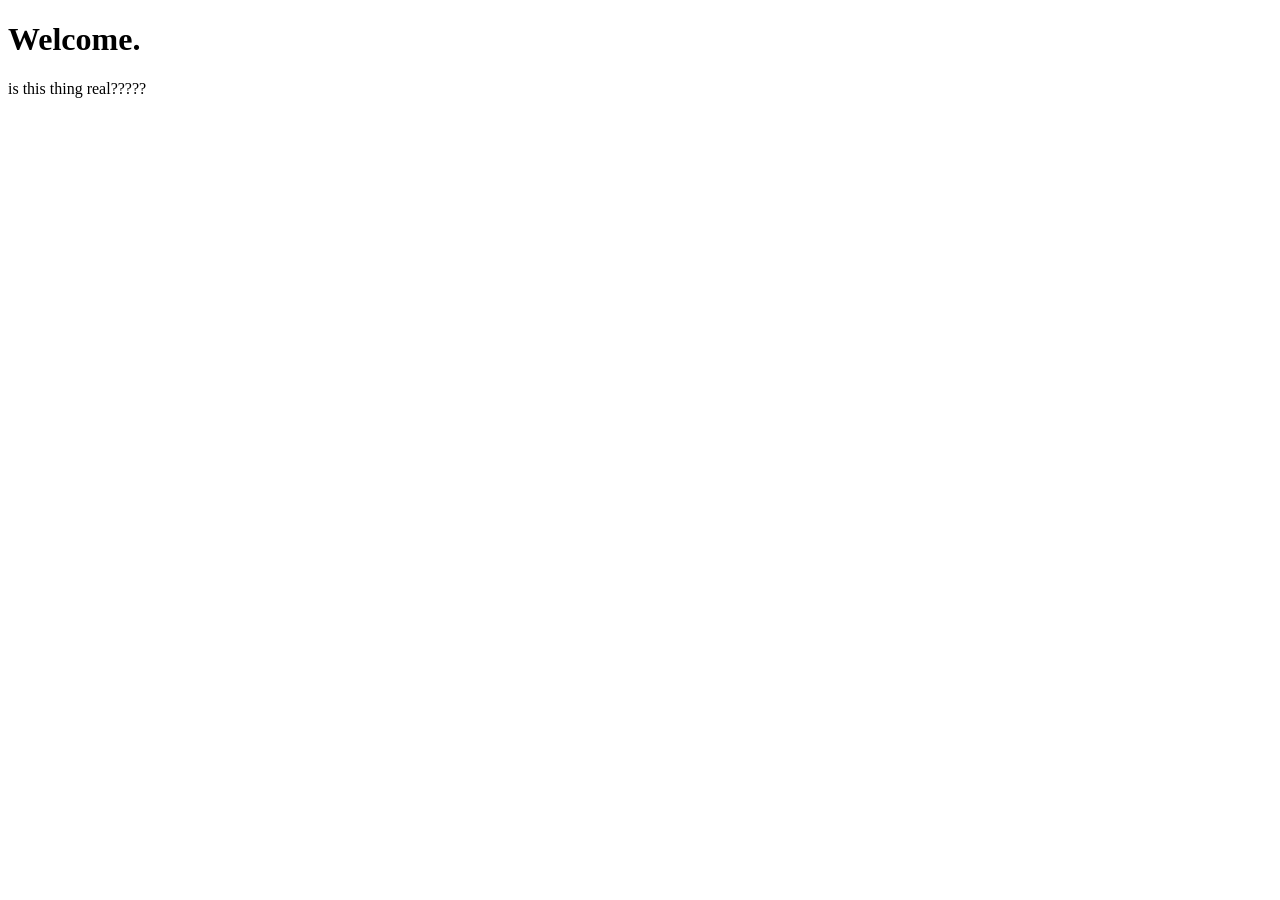
<file: index.html>
<!DOCTYPE html>
<html lang="en">
  <head>
    <meta charset="UTF-8" />
    <meta name="viewport" content="width=device-width, initial-scale=1.0" />
    <title>First webpage</title>
  </head>
  <body>
    <h1>Welcome.</h1>
    <p>is this thing real?????</p>
  </body>
</html>
</file>
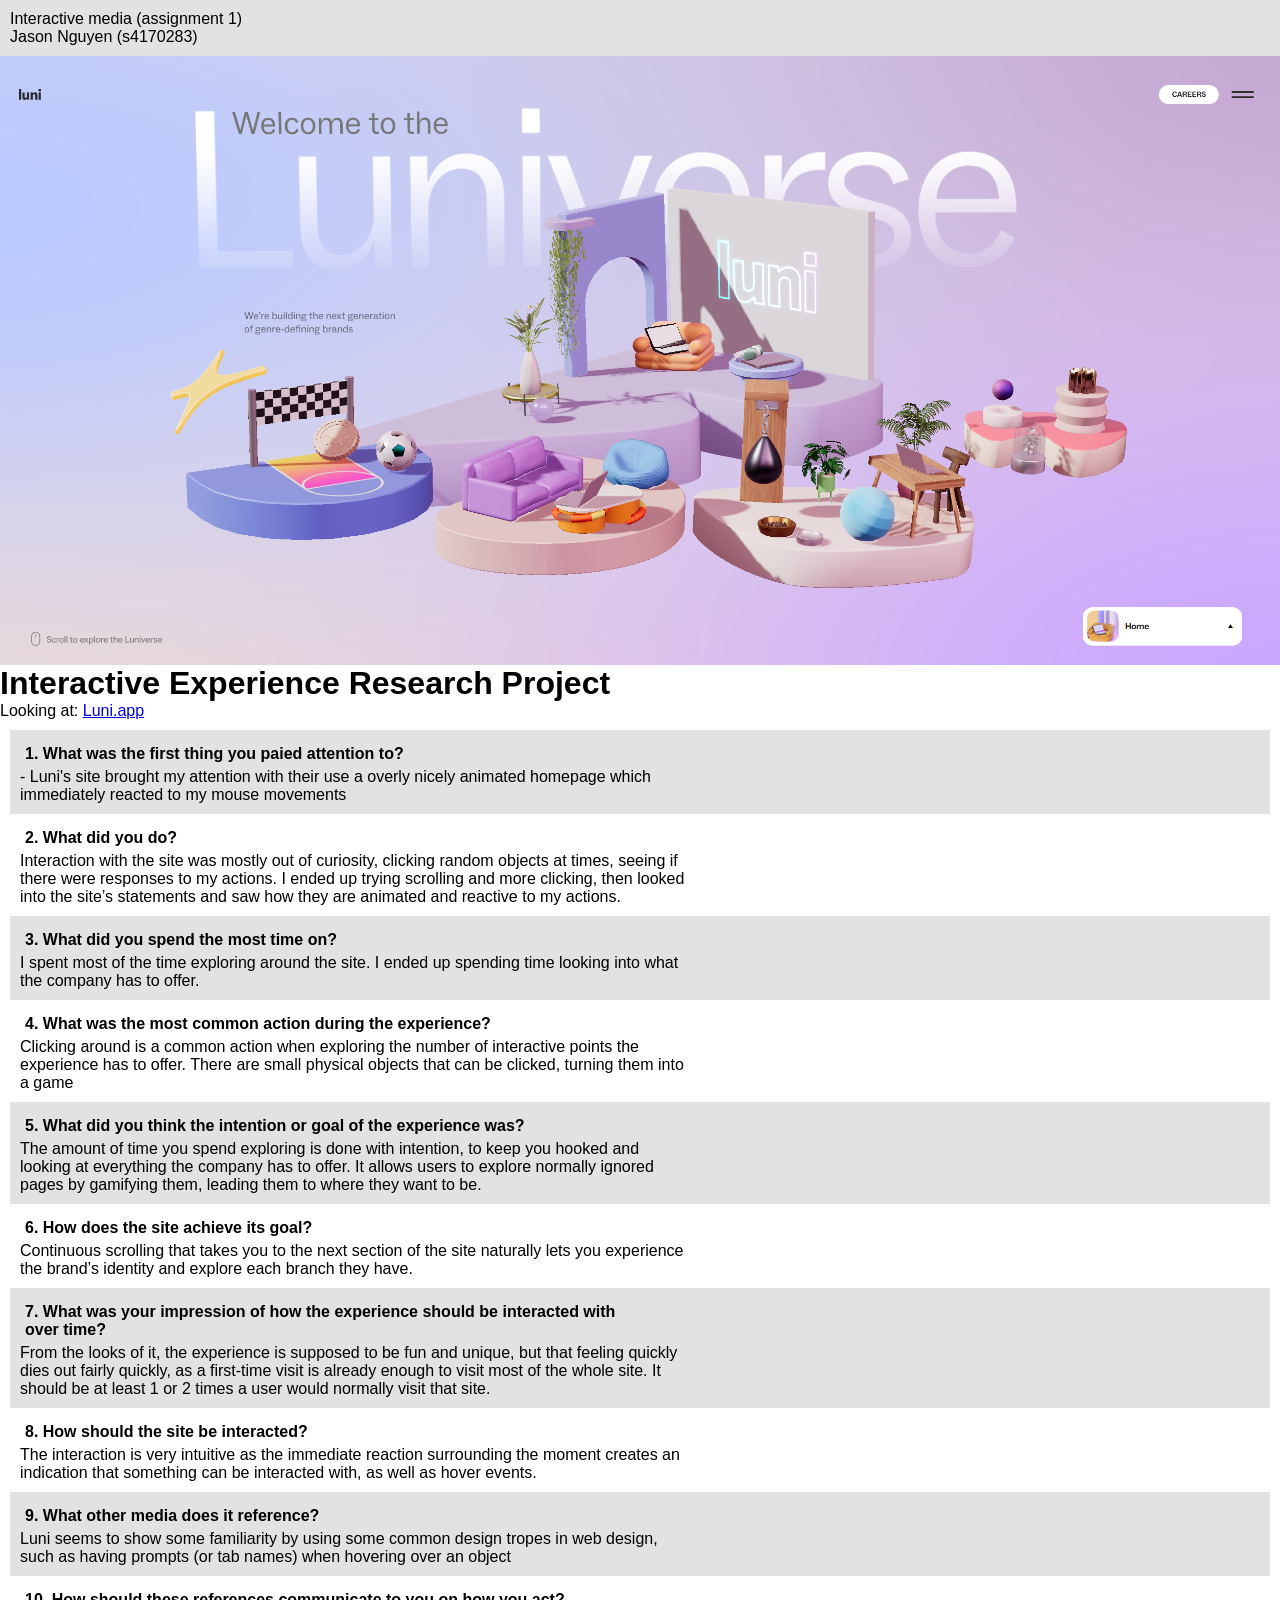
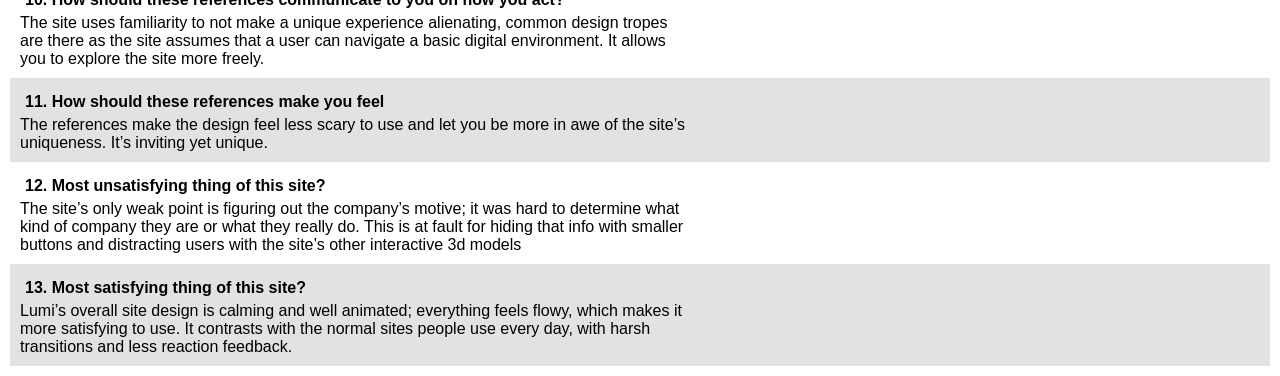
<file: assignment1/index.html>
<!doctype html>
<html lang="en">
  <head>
    <meta charset="UTF-8" />
    <meta name="viewport" content="width=device-width, initial-scale=1.0" />
    <title>Assignment 1</title>
    <link rel="stylesheet" href="reset.css" />
    <link rel="stylesheet" href="style.css" />
  </head>
  <body>
    <div class="topbar">
      <h1>Interactive media (assignment 1)</h1>
      <h2>Jason Nguyen (s4170283)</h2>
    </div>
    <!--I wanted to make a top bar where i put my details in-->
    <img src="HomePage.png" alt="" />
    <!--a basic image to better get my ideas across-->
    <h1 class="title">Interactive Experience Research Project</h1>
    <h2>Looking at: <a href="https://Luni.app">Luni.app</a></h2>
    <!-- a big title -->
    <div class="questions">
      <!-- putting everything in a div to hopefully seprate everything-->
      <div class="altquestion">
        <p class="question">
          1. What was the first thing you paied attention to?
        </p>
        <p>
          - Luni's site brought my attention with their use a overly nicely
          animated homepage which immediately reacted to my mouse movements
        </p>
      </div>
      <div>
        <p class="question">2. What did you do?</p>
        <p>
          Interaction with the site was mostly out of curiosity, clicking random
          objects at times, seeing if there were responses to my actions. I
          ended up trying scrolling and more clicking, then looked into the
          site’s statements and saw how they are animated and reactive to my
          actions.
        </p>
      </div>
      <div class="altquestion">
        <!--I wanted every other question to be a alternate colour to help with reading so im using the altquestion tag so i can target each other one-->
        <p class="question">3. What did you spend the most time on?</p>
        <p>
          I spent most of the time exploring around the site. I ended up
          spending time looking into what the company has to offer.
        </p>
      </div>
      <div>
        <p class="question">
          4. What was the most common action during the experience?
        </p>
        <p>
          Clicking around is a common action when exploring the number of
          interactive points the experience has to offer. There are small
          physical objects that can be clicked, turning them into a game
        </p>
      </div>
      <div class="altquestion">
        <p class="question">
          5. What did you think the intention or goal of the experience was?
        </p>
        <p>
          The amount of time you spend exploring is done with intention, to keep
          you hooked and looking at everything the company has to offer. It
          allows users to explore normally ignored pages by gamifying them,
          leading them to where they want to be.
        </p>
      </div>
      <div>
        <p class="question">6. How does the site achieve its goal?</p>
        <p>
          Continuous scrolling that takes you to the next section of the site
          naturally lets you experience the brand’s identity and explore each
          branch they have.
        </p>
      </div>
      <div class="altquestion">
        <p class="question">
          7. What was your impression of how the experience should be interacted
          with over time?
        </p>
        <p>
          From the looks of it, the experience is supposed to be fun and unique,
          but that feeling quickly dies out fairly quickly, as a first-time
          visit is already enough to visit most of the whole site. It should be
          at least 1 or 2 times a user would normally visit that site.
        </p>
      </div>
      <div>
        <p class="question">8. How should the site be interacted?</p>
        <p>
          The interaction is very intuitive as the immediate reaction
          surrounding the moment creates an indication that something can be
          interacted with, as well as hover events.
        </p>
      </div>
      <div class="altquestion">
        <p class="question">9. What other media does it reference?</p>
        <p>
          Luni seems to show some familiarity by using some common design tropes
          in web design, such as having prompts (or tab names) when hovering
          over an object
        </p>
      </div>
      <div>
        <p class="question">
          10. How should these references communicate to you on how you act?
        </p>
        <p>
          The site uses familiarity to not make a unique experience alienating,
          common design tropes are there as the site assumes that a user can
          navigate a basic digital environment. It allows you to explore the
          site more freely.
        </p>
      </div>
      <div class="altquestion">
        <p class="question">11. How should these references make you feel</p>
        <p>
          The references make the design feel less scary to use and let you be
          more in awe of the site’s uniqueness. It’s inviting yet unique.
        </p>
      </div>
      <div>
        <p class="question">12. Most unsatisfying thing of this site?</p>
        <p>
          The site’s only weak point is figuring out the company’s motive; it
          was hard to determine what kind of company they are or what they
          really do. This is at fault for hiding that info with smaller buttons
          and distracting users with the site’s other interactive 3d models
        </p>
      </div>
      <div class="altquestion">
        <p class="question">13. Most satisfying thing of this site?</p>
        <p>
          Lumi’s overall site design is calming and well animated; everything
          feels flowy, which makes it more satisfying to use. It contrasts with
          the normal sites people use every day, with harsh transitions and less
          reaction feedback.
        </p>
      </div>
    </div>
    <!--everything is in a div which eded up making the page look a bit better, and also some flexiablity if i want to change anything-->
  </body>
</html>
</file>
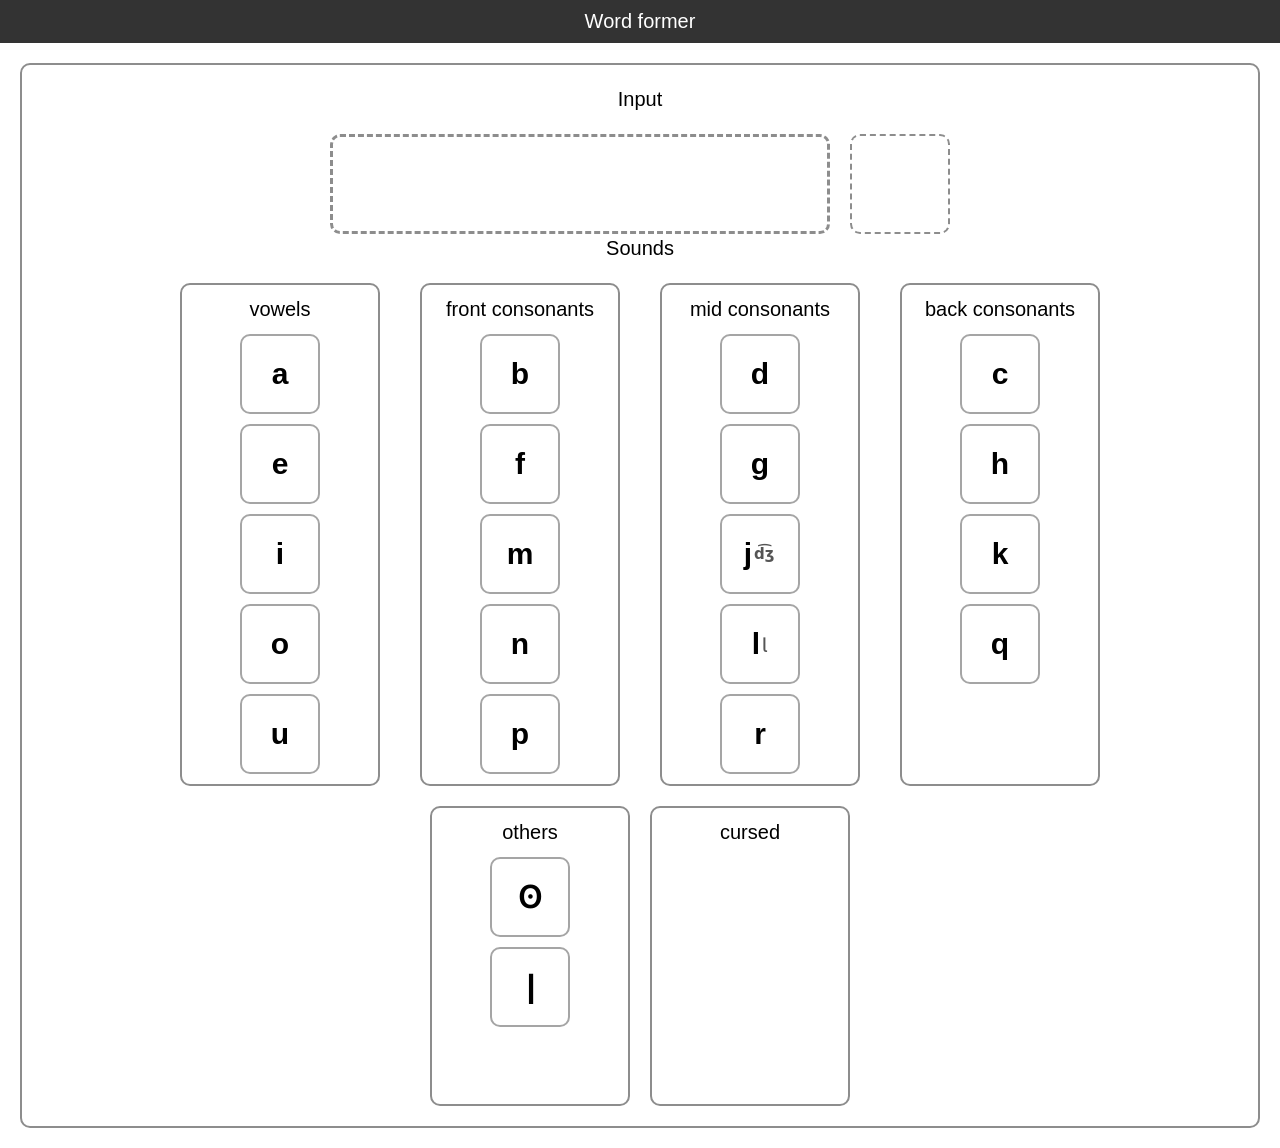
<file: assignment3/index.html>
<!DOCTYPE html>
<html lang="en">
<head>
    <meta charset="UTF-8">
    <meta name="viewport" content="width=device-width, initial-scale=1.0">
    <title>Word former</title>
    <link rel="stylesheet" href="reset.css" />
    <link rel="stylesheet" href="style.css" />
    <script src="script.js" defer></script>
</head>
<body>
     <header>
      <h1>Word former</h1>
    </header>
<div class="container">
    <h3>Input</h3>
    <div class="input-Top-Container">
<div class="topInput">
</div>
<div class="bin"><svg fill="#ffff" height="80px" width="80px" version="1.1" id="Capa_1" xmlns="http://www.w3.org/2000/svg" xmlns:xlink="http://www.w3.org/1999/xlink" 
	 viewBox="0 0 307.252 307.252" xml:space="preserve">
<path id="XMLID_564_" d="M184.581,230.833l9.521-100.238c0.575-6.048,5.931-10.48,11.991-9.911
	c6.048,0.575,10.485,5.943,9.911,11.991l-9.521,100.238c-0.541,5.694-5.332,9.961-10.938,9.961c-0.348,0-0.699-0.017-1.053-0.05
	C188.444,242.249,184.007,236.881,184.581,230.833z M45.306,37.023h216.644c6.075,0,11-4.925,11-11s-4.925-11-11-11h-61.998
	c0.49-1.246,0.759-2.604,0.759-4.023c0-6.075-4.925-11-11-11h-72.165c-6.075,0-11,4.925-11,11c0,1.42,0.269,2.777,0.759,4.023
	H45.306c-6.075,0-11,4.925-11,11S39.23,37.023,45.306,37.023z M153.624,260.644c6.075,0,11-4.925,11-11V113.864
	c0-6.075-4.925-11-11-11s-11,4.925-11,11v135.779C142.624,255.719,147.549,260.644,153.624,260.644z M273.279,68.477l-25.58,228.996
	c-0.622,5.568-5.329,9.779-10.932,9.779H70.484c-5.603,0-10.31-4.211-10.932-9.779L33.973,68.477
	c-0.348-3.11,0.646-6.222,2.733-8.555c2.086-2.333,5.068-3.666,8.198-3.666h217.443c3.13,0,6.112,1.333,8.198,3.666
	C272.633,62.255,273.627,65.366,273.279,68.477z M250.051,78.256H57.201l23.123,206.996h146.604L250.051,78.256z M100.772,232.913
	c0.54,5.694,5.33,9.961,10.938,9.961c0.348,0,0.699-0.017,1.053-0.05c6.048-0.575,10.485-5.943,9.911-11.991l-9.52-100.238
	c-0.575-6.048-5.938-10.484-11.991-9.911c-6.048,0.575-10.485,5.943-9.911,11.991L100.772,232.913z"/>
</svg></div></div>
<div class="SoundList">
    <h3>Sounds</h3>
    <div class="sound">    
        <div class ="vowelsContainer"> <h3>vowels</h3>
<div id="drag-a" class="Asound sounds" draggable="true">a
    <audio src="a.mp3" id="a"></audio>
</div>
<div id="drag-e" class="Esound sounds" draggable="true">e
    <audio src="e.mp3" id="e"></audio>
</div>
<div id="drag-i" class="Isound sounds" draggable="true">i
     <audio src="i.mp3" id="i"></audio>
</div>
<div id="drag-o" class="Osound sounds" draggable="true">o
    <audio src="o.mp3" id="o"></audio>
</div>
<div id="drag-u" class="Usound sounds" draggable="true">u
    <audio src="u.mp3" id="u"></audio>
</div>
        </div>
<!--CONSONANTS-->
        <div class ="consonantsContainer"><h3>front consonants</h3>
<div id="drag-b" class="Bsound sounds" draggable="true">b
    <audio src="b.mp3" id="b"></audio>
</div>
<div id="drag-f" class="Fsound sounds" draggable="true">f
    <audio src="f.mp3" id="f"></audio>
</div>
 <div id="drag-m" class="Msound sounds" draggable="true">m
        <audio src="m.mp3" id="m"></audio>
    </div>
     <div id="drag-n" class="Nsound sounds" draggable="true">n
        <audio src="n.mp3" id="n"></audio>
    </div>
 <div id="drag-p" class="Psound sounds" draggable="true">p
        <audio src="p.mp3" id="p"></audio>
    </div>
</div>
 <div class ="consonantsContainer"><h3>mid consonants</h3>
    <div id="drag-d" class="Dsound sounds" draggable="true">d
        <audio src="d.mp3" id="d"></audio>
    </div> 
    <div id="drag-g" class="Gsound sounds" draggable="true">g
        <audio src="g.mp3" id="g"></audio>
    </div>
    <div id="drag-j" class="Jsound sounds" draggable="true">j<h6>d͡ʒ</h6>
        <audio src="j.mp3" id="j"></audio>
    </div>
     <div id="drag-l" class="Lsound sounds" draggable="true">l <h6>ɭ</h6>
        <audio src="l.mp3" id="l"></audio>
    </div>
     <div id="drag-r" class="Rsound sounds" draggable="true">r
        <audio src="r.mp3" id="r"></audio>
    </div>

</div>
<div class ="consonantsContainer"><h3>back consonants</h3>
    <div id="drag-c" class="Csound sounds" draggable="true">c
        <audio src="c.mp3" id="c"></audio>
    </div>
    <div id="drag-h" class="Hsound sounds" draggable="true">h
        <audio src="h.mp3" id="h"></audio>
    </div>
    <div id="drag-k" class="Ksound sounds" draggable="true">k
        <audio src="k.mp3" id="k"></audio>
    </div>
 <div id="drag-q" class="Qsound sounds" draggable="true">q
        <audio src="q.mp3" id="q"></audio>
    </div>
</div>
</div>
<div class="secondSoundList">
<div class ="consonantsContainer"><h3>others</h3>
<div id="drag-ʘ" class="ʘsound sounds" draggable="true">ʘ
        <audio src="ʘ.mp3" id="ʘ"></audio>
    </div>
    <div id="drag-ǀ" class="ǀsound sounds" draggable="true">ǀ
        <audio src="ǀ.mp3" id="ǀ"></audio>
    </div>
</div>
<div class ="consonantsContainer"><h3>cursed</h3>
</div>
</div>
</body>
</html>
</file>
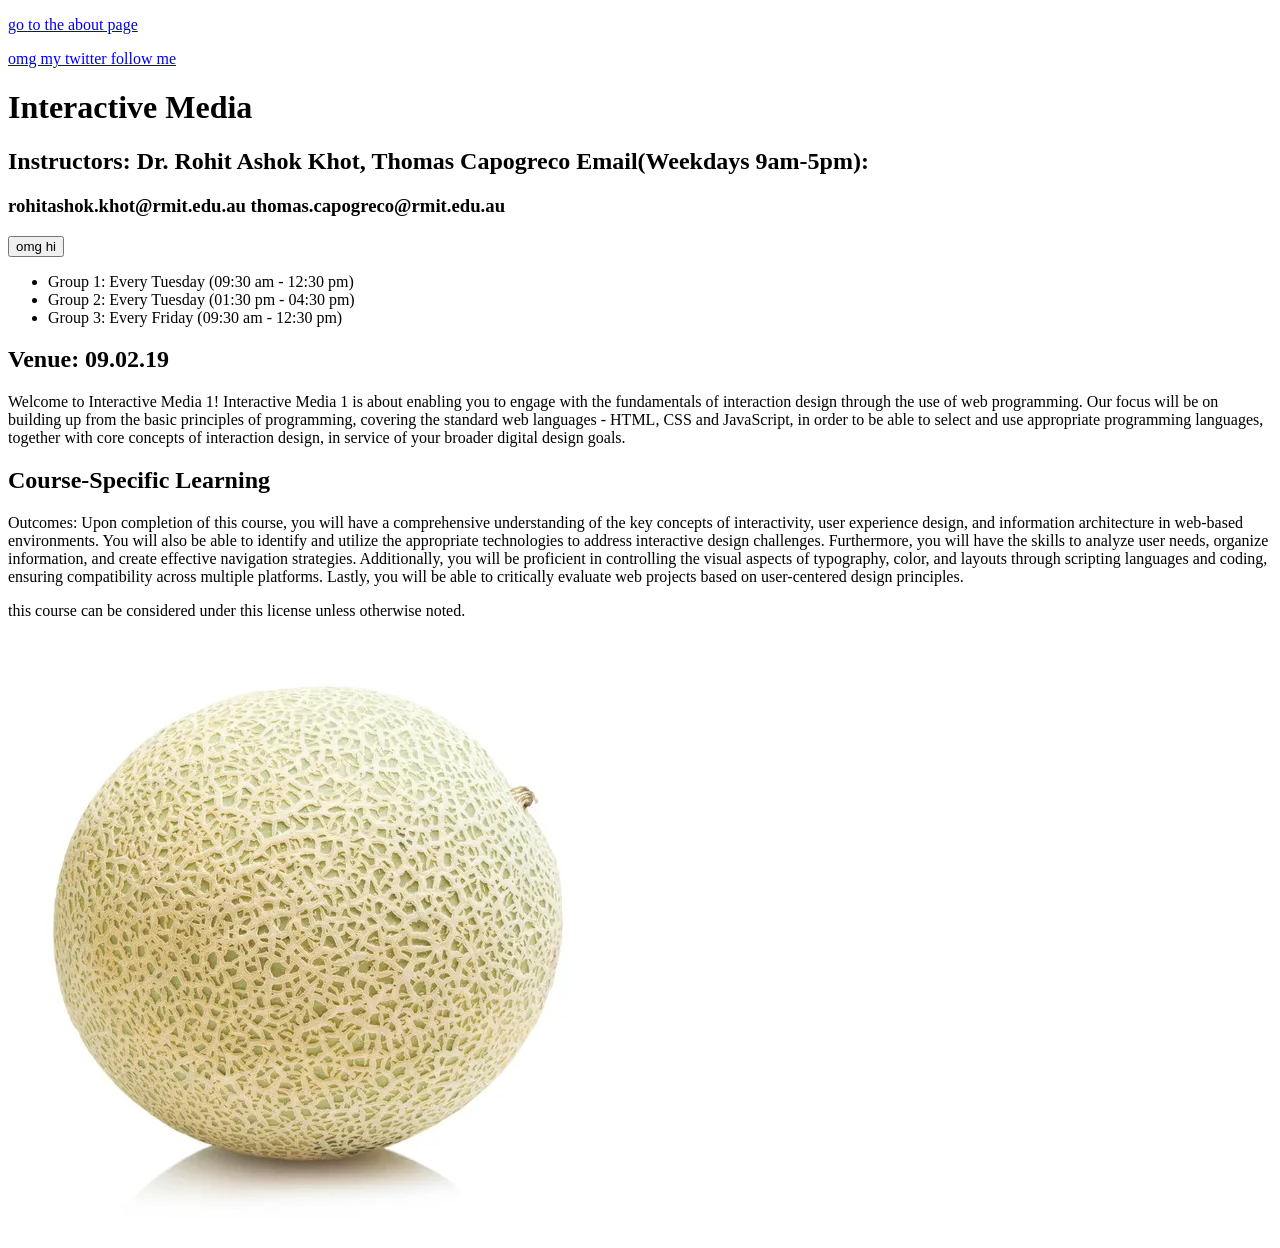
<file: week2/index.html>
<!DOCTYPE html>
<html lang="en">
  <head>
    <meta charset="UTF-8" />
    <meta name="viewport" content="width=device-width, initial-scale=1.0" />
    <title>learning html</title>
    <link rel="apple-touch-icon" sizes="180x180" href="/apple-touch-icon.png" />
    <link rel="icon" type="image/png" sizes="32x32" href="favicon-32x32.png" />
    <link rel="icon" type="image/png" sizes="16x16" href="favicon-16x16.png" />
    <link rel="manifest" href="/site.webmanifest" />
  </head>
  <body>
    <p><a href="about.html">go to the about page</a></p>
    <a href="https://x.com/Jhay_Ru_">omg my twitter follow me</a>
    <h1 class="blue-color">Interactive Media</h1>
    <h2>
      Instructors: Dr. Rohit Ashok Khot, Thomas Capogreco Email(Weekdays
      9am-5pm):
      <!-- oh what is this aaaaaaa -->
    </h2>
    <h3 class="blue-color">
      rohitashok.khot@rmit.edu.au thomas.capogreco@rmit.edu.au
    </h3>
    <button>omg hi</button>

    <ul>
      <li>Group 1: Every Tuesday (09:30 am - 12:30 pm)</li>
      <li>Group 2: Every Tuesday (01:30 pm - 04:30 pm)</li>
      <li>Group 3: Every Friday (09:30 am - 12:30 pm)</li>
    </ul>

    <h2>Venue: 09.02.19</h2>
    <p id="paragraph1" class="blue-color">
      Welcome to Interactive Media 1! Interactive Media 1 is about enabling you
      to engage with the fundamentals of interaction design through the use of
      web programming. Our focus will be on building up from the basic
      principles of programming, covering the standard web languages - HTML, CSS
      and JavaScript, in order to be able to select and use appropriate
      programming languages, together with core concepts of interaction design,
      in service of your broader digital design goals.
    </p>
    <h2>Course-Specific Learning</h2>
    <p>
      Outcomes: Upon completion of this course, you will have a comprehensive
      understanding of the key concepts of interactivity, user experience
      design, and information architecture in web-based environments. You will
      also be able to identify and utilize the appropriate technologies to
      address interactive design challenges. Furthermore, you will have the
      skills to analyze user needs, organize information, and create effective
      navigation strategies. Additionally, you will be proficient in controlling
      the visual aspects of typography, color, and layouts through scripting
      languages and coding, ensuring compatibility across multiple platforms.
      Lastly, you will be able to critically evaluate web projects based on
      user-centered design principles.
    </p>
    <p>
      this course can be considered under this license unless otherwise noted.
    </p>
    <img src="Rockmelon.webp" alt="" />
  </body>
</html>
</file>
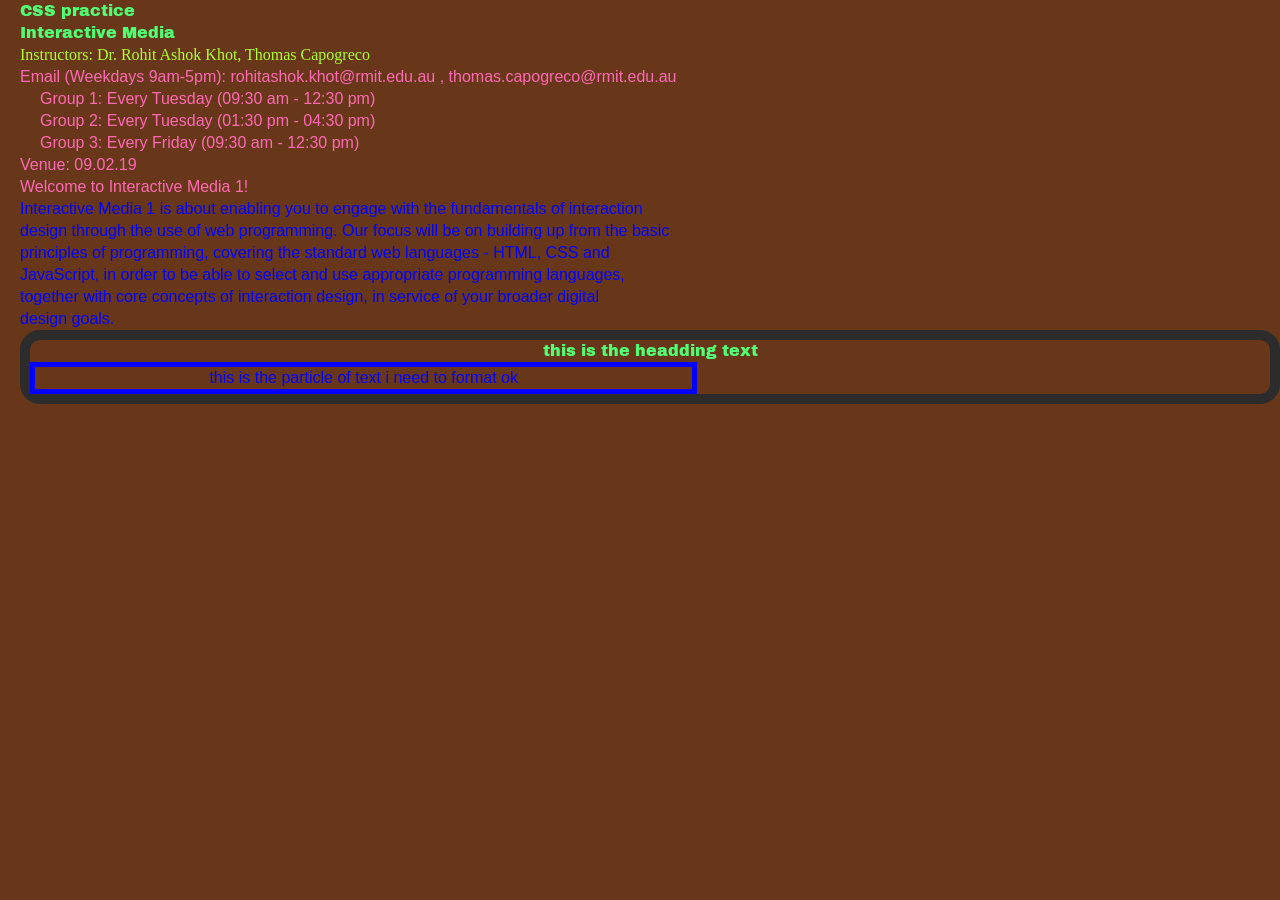
<file: week3/index.html>
<!doctype html>
<html lang="en">
  <head>
    <meta charset="UTF-8" />
    <meta name="viewport" content="width=device-width, initial-scale=1.0" />
    <title>working with css</title>
    <link rel="stylesheet" href="reset.css">
    <link rel="stylesheet" href="style.css">
    <link rel="preconnect" href="https://fonts.googleapis.com">
<link rel="preconnect" href="https://fonts.gstatic.com" crossorigin>
<link href="https://fonts.googleapis.com/css2?family=Antic+Slab&family=Archivo+Black&display=swap" rel="stylesheet">
<link rel="preconnect" href="https://fonts.googleapis.com">
<link rel="preconnect" href="https://fonts.gstatic.com" crossorigin>
<link href="https://fonts.googleapis.com/css2?family=DynaPuff:wght@400..700&display=swap" rel="stylesheet">  
</head>
  <body>
    <h1>CSS practice</h1>
<p><h1 class="blue">Interactive Media</h1></p>
    <h2>Instructors: Dr. Rohit Ashok Khot, Thomas Capogreco</h2>
    <h3 class="blue">
      Email (Weekdays 9am-5pm): rohitashok.khot@rmit.edu.au ,
      thomas.capogreco@rmit.edu.au
    </h3>
    <ul>
      <li>Group 1: Every Tuesday (09:30 am - 12:30 pm)</li>
      <li>Group 2: Every Tuesday (01:30 pm - 04:30 pm)</li>
      <li>Group 3: Every Friday (09:30 am - 12:30 pm)</li>
    </ul>

    <h3 class="blue">Venue: 09.02.19</h3>
    Welcome to Interactive Media 1!
    <p>Interactive Media 1 is about enabling you to engage with the fundamentals of
    interaction design through the use of web programming. Our focus will be on
    building up from the basic principles of programming, covering the standard
    web languages - HTML, CSS and JavaScript, in order to be able to select and
    use appropriate programming languages, together with core concepts of
    interaction design, in service of your broader digital design goals.
</p>
<section>
    <h1>this is the headding text</h1>
    <p>this is the particle of text i need to format ok</p>
</section>
  </body>
</html>
</file>
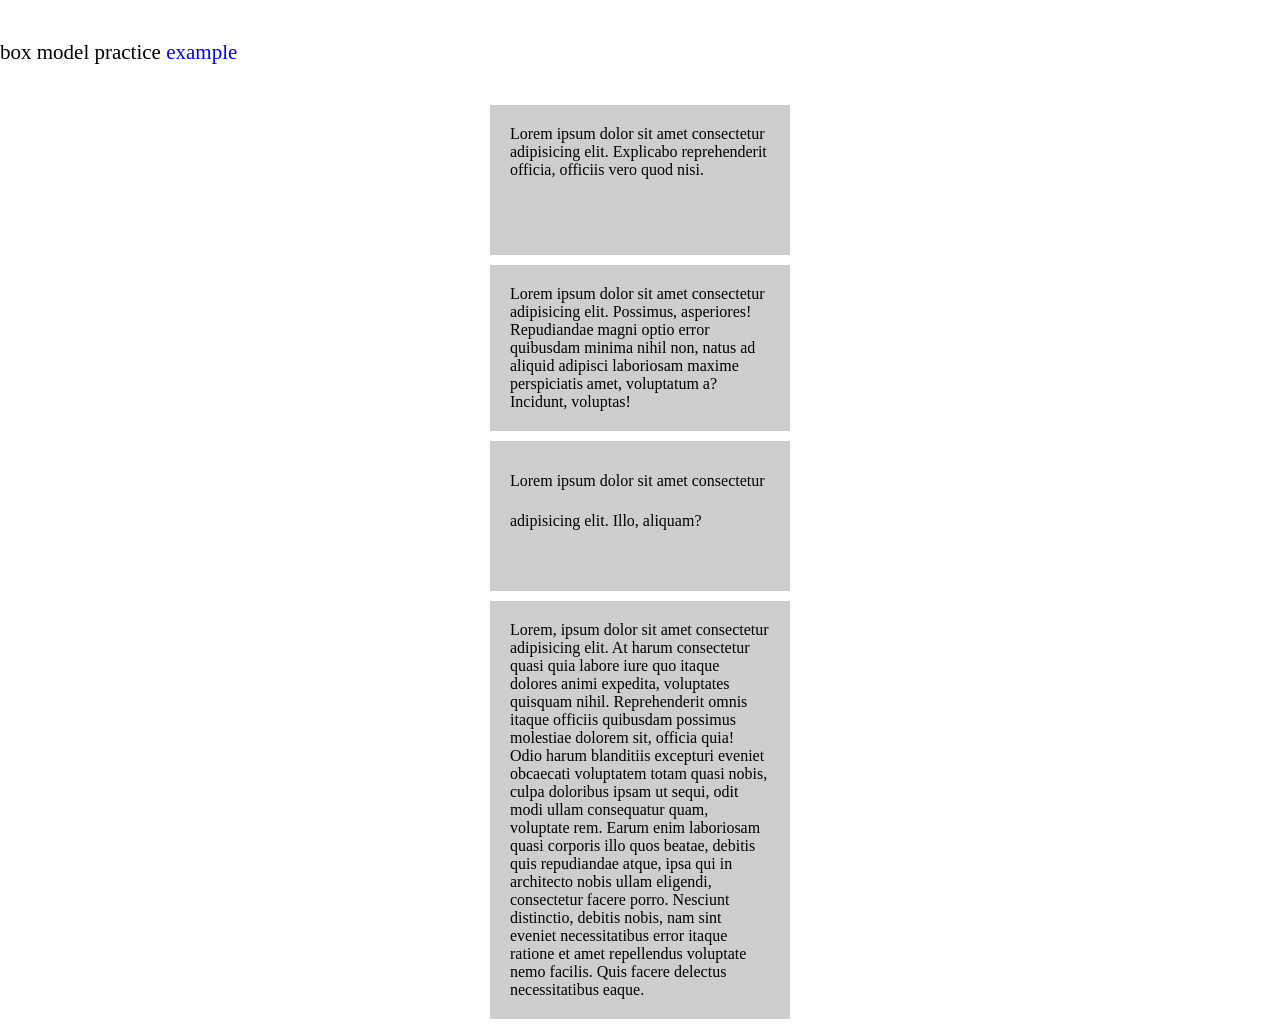
<file: week4/index.html>
<!doctype html>
<html lang="en">
  <head>
    <meta charset="UTF-8" />
    <meta name="viewport" content="width=device-width, initial-scale=1.0" />
    <title>box models</title>
    <link rel="stylesheet" href="style.css" />
    <link rel="stylesheet" href="reset.css" />
  </head>
  <body>
    <h1>box model practice <span>example</span></h1>
    <p>
      Lorem ipsum dolor sit amet consectetur adipisicing elit. Explicabo
      reprehenderit officia, officiis vero quod nisi.
    </p>
    <p>
      Lorem ipsum dolor sit amet consectetur adipisicing elit. Possimus,
      asperiores! Repudiandae magni optio error quibusdam minima nihil non,
      natus ad aliquid adipisci laboriosam maxime perspiciatis amet, voluptatum
      a? Incidunt, voluptas!
    </p>
    <p class="para1">
      Lorem ipsum dolor sit amet consectetur adipisicing elit. Illo, aliquam?
    </p>
    <p>
      Lorem, ipsum dolor sit amet consectetur adipisicing elit. At harum
      consectetur quasi quia labore iure quo itaque dolores animi expedita,
      voluptates quisquam nihil. Reprehenderit omnis itaque officiis quibusdam
      possimus molestiae dolorem sit, officia quia! Odio harum blanditiis
      excepturi eveniet obcaecati voluptatem totam quasi nobis, culpa doloribus
      ipsam ut sequi, odit modi ullam consequatur quam, voluptate rem. Earum
      enim laboriosam quasi corporis illo quos beatae, debitis quis repudiandae
      atque, ipsa qui in architecto nobis ullam eligendi, consectetur facere
      porro. Nesciunt distinctio, debitis nobis, nam sint eveniet necessitatibus
      error itaque ratione et amet repellendus voluptate nemo facilis. Quis
      facere delectus necessitatibus eaque.
    </p>
  </body>
</html>
</file>
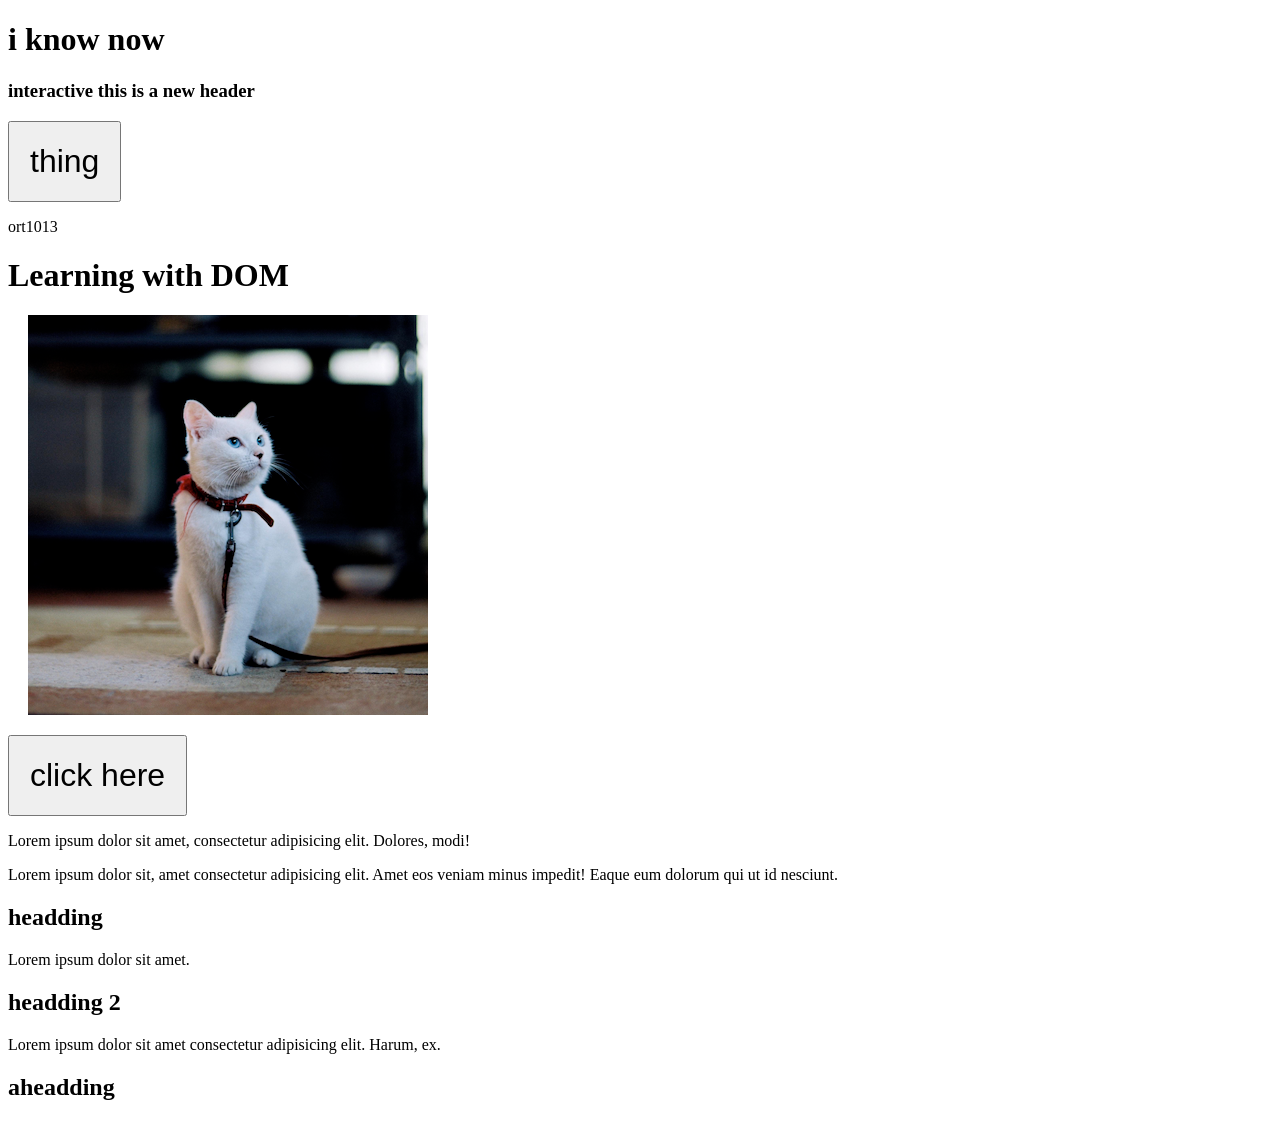
<file: week6/index.html>
<!doctype html>
<html lang="en">
  <head>
    <meta charset="UTF-8" />
    <meta name="viewport" content="width=device-width, initial-scale=1.0" />
    <title>Document</title>
    <script src="script2.js" defer></script>
    <link rel="stylesheet" href="style.css" />
  </head>
  <body>
    <header>
      <h1>title</h1>
    </header>
    <h1>Learning with DOM</h1>
    <img src="cat.png" alt="cat" id="cat" />
    <button id="button">click here</button>
    <p class="blue-color">
      Lorem ipsum dolor sit amet, consectetur adipisicing elit. Dolores, modi!
    </p>
    <p>
      Lorem ipsum dolor sit, amet consectetur adipisicing elit. Amet eos veniam
      minus impedit! Eaque eum dolorum qui ut id nesciunt.
    </p>
    <h2 id="sub1">headding</h2>
    <p class="red-color">Lorem ipsum dolor sit amet.</p>
    <h2 class="blue-color">headding 2</h2>
    <p>Lorem ipsum dolor sit amet consectetur adipisicing elit. Harum, ex.</p>
    <h2>aheadding</h2>
  </body>
</html>
</file>
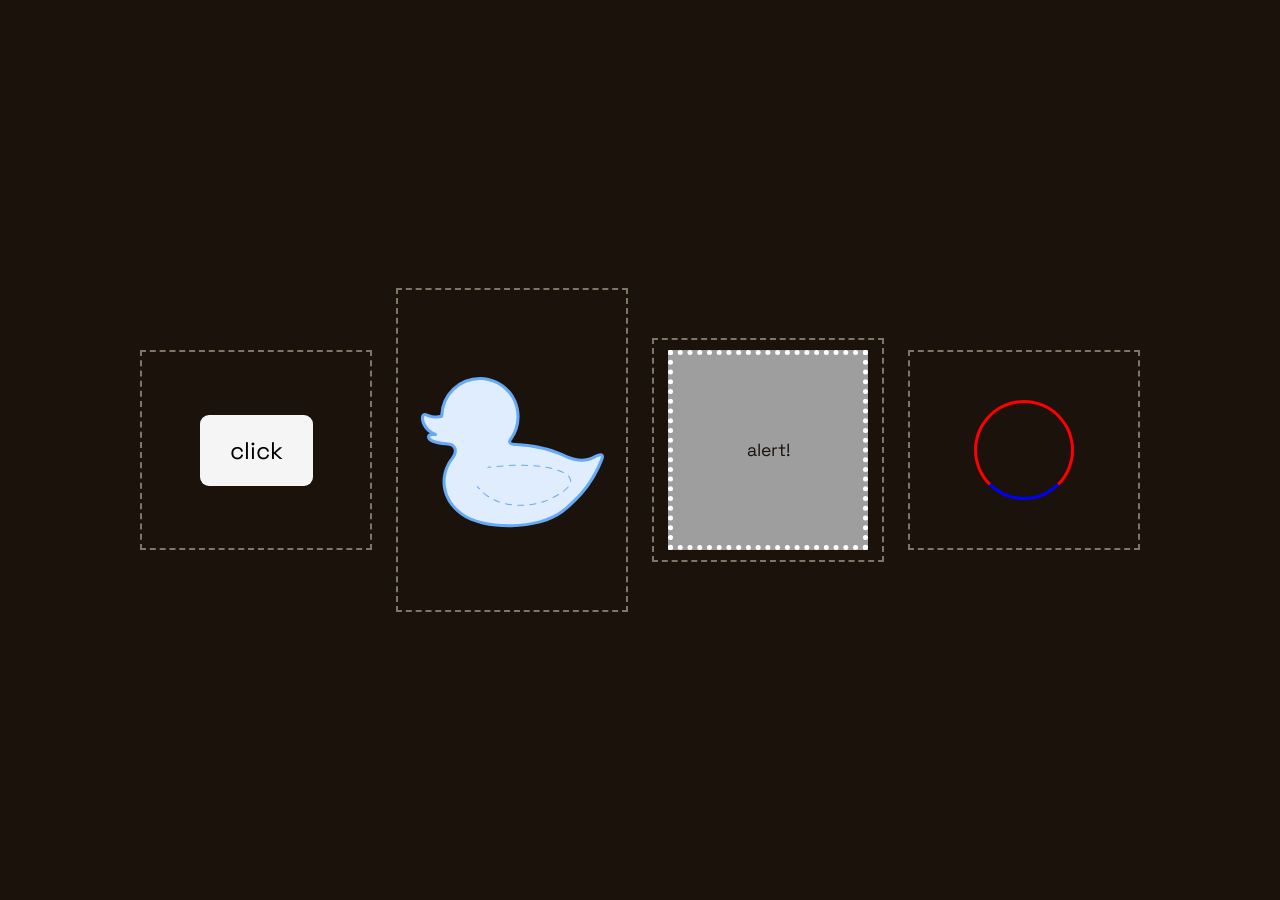
<file: week9/index.html>
<!DOCTYPE html>
<html lang="en">
 <head>
    <meta charset="UTF-8" />
    <meta name="viewport" content="width=device-width, initial-scale=1.0" />
    <title>CSS animations</title>
    <link rel="preconnect" href="https://fonts.googleapis.com" />
    <link rel="preconnect" href="https://fonts.gstatic.com" crossorigin />
    <link
      href="https://fonts.googleapis.com/css2?family=Luckiest+Guy&family=Space+Grotesk&display=swap"
      rel="stylesheet"
    />
    <link rel="stylesheet" href="reset.css" />
    <link rel="stylesheet" href="style.css" />
    <script src="script.js" defer></script>
  </head>
<body>
    <!-- <h1>css</h1> -->
    <div class="outer">
        <button id="my-button">click</button>
    </div>
    <div class="outer">
        <svg
        width="300px"
        height="300px"
        viewBox="0 0 1024 1024"
        class="icon"
        version="1.1"
        xmlns="http://www.w3.org/2000/svg"
        id="duck"
      >
        <path
          d="M913.88 548.4c-66.14 35.43-141.83-7.68-141.83-7.68-112.76-53.91-246.31-55.82-246.31-55.82-34.09-2.34-25.47-17.51-20.69-25.88 0.73-1.27 1.74-2.36 2.59-3.56a187.06 187.06 0 0 0 34.17-108.08c0-103.78-84.13-187.92-187.92-187.92C251 159.47 167.37 242.24 166 344.87c-1 3.81-42.28 9.32-73-5.06-40-18.71-25.08 73.65 42.35 95.45l-2.31-0.1c-28.06-1.52-30.8 7.68-30.8 7.68s-16.14 29.75 83.13 38.37c31.39 2.72 35.71 8.11 42 16.64 11.92 16.14 3.57 39.25-12.15 59-44.53 55.77-71.84 180.68 49.78 270.85 103.12 76.47 377.65 79.95 497.37-15.13 108-85.76 156.72-170.47 185.79-241.14 3.9-9.54 31.84-58.43-34.28-23.03z"
          fill="#DFEDFF"
          id="duck-icon"
        />
        <path
          d="M497.6 892c-45.54 0-90.26-4.72-129.91-13.76-44.48-10.13-81.54-25.54-107.18-44.55-51.15-37.93-81.9-86.48-88.93-140.4-7.75-59.47 14.44-111.93 37.79-141.21 5.94-7.45 24.37-33.06 12-49.83-5.31-7.2-8.24-11.16-36.63-13.62-49.83-4.32-79.54-14.77-88.3-31A20 20 0 0 1 95.31 440c1-2.48 3.9-7 12.58-9.9-25-17-39.75-43.45-43.46-65.14-2.49-14.57 0.26-25.73 7.75-31.43 4.34-3.31 12-6.08 24-0.48 22.57 10.56 52.33 9.36 62.45 7.08A195.41 195.41 0 0 1 353.9 152c107.75 0 195.42 87.66 195.42 195.42a194.18 194.18 0 0 1-35.54 112.4c-0.39 0.55-0.8 1.09-1.22 1.62a14.24 14.24 0 0 0-1 1.35c-1.33 2.32-4.44 7.76-3.45 9.6 0.09 0.16 2.3 4 18 5.07 3.19 0.06 35.67 0.78 81.68 7.77 43.83 6.66 108.47 20.53 167.55 48.77l0.48 0.25c0.72 0.41 73 40.58 134.58 7.58l3.54 6.61-3.54-6.61c26.78-14.35 41.69-17.16 49.86-9.43 10 9.45 1.46 27.71-3.64 38.63-0.64 1.38-1.2 2.56-1.5 3.3C930.2 634.73 883.66 725.8 767 818.44c-29.48 23.42-68.66 41.78-116.44 54.6-43.33 11.62-92.79 18.16-143 18.92q-4.99 0.04-9.96 0.04zM108.93 446.26c-0.19 0.58-0.51 2.28 1 4.7 3.12 5.13 16.77 17.6 76.12 22.75 31.67 2.75 39.06 8.37 47.4 19.66 12.64 17.12 8 42.58-12.32 68.09-21.43 26.87-41.79 75.1-34.65 129.91a171.55 171.55 0 0 0 23.39 66.51c14.09 23.45 34.14 44.91 59.6 63.79 48 35.59 139.14 56.78 237.88 55.29 49-0.74 97.21-7.11 139.36-18.41 45.79-12.28 83.13-29.73 111-51.86C871.59 716.23 917 627.47 941.2 568.58c0.43-1.06 1-2.33 1.78-3.94a113.36 113.36 0 0 0 5.47-13.25c1.59-5 1.45-7.32 1.31-8.1-1.55-0.37-8.86-0.86-32.33 11.71-28.67 15.36-63.59 18.86-101 10.14a197.41 197.41 0 0 1-47.86-17.77c-109.85-52.44-241.64-55-243-55h-0.4c-16.57-1.14-26.21-5.26-30.34-13-4.9-9.16 0.67-18.89 3.66-24.12a25.75 25.75 0 0 1 2.2-3.16c0.26-0.33 0.52-0.66 0.76-1a179.26 179.26 0 0 0 32.8-103.76C534.32 247.9 453.38 167 353.9 167a180.41 180.41 0 0 0-180.38 178 7.5 7.5 0 0 1-0.25 1.83 9.3 9.3 0 0 1-5.5 6c-9.4 4.38-48.35 7.63-77.94-6.22-3.92-1.83-7.12-2.27-8.56-1.18-2.11 1.61-3.65 7.6-2.05 17 3.4 19.92 21.78 53.87 58.44 65.72a7.5 7.5 0 0 1-2.66 14.59l-2.31-0.1c-17.46-0.94-22.63 2.51-23.63 3.37z m-0.09 0.14z"
          fill="#66A9F7"
          id="outline"
        />
        <path
          d="M393.54 600.36a2.5 2.5 0 0 1-0.35-5c0.05 0 5.5-0.79 14.94-1.9a2.5 2.5 0 0 1 0.58 5c-9.37 1.1-14.76 1.87-14.82 1.88zM550.28 786.86c-3.57 0-7.16-0.05-10.67-0.16a2.5 2.5 0 1 1 0.15-5c9.75 0.29 19.84 0.17 29.92-0.36a2.5 2.5 0 0 1 0.26 5c-6.58 0.35-13.2 0.52-19.66 0.52z m-40.63-2.39h-0.3a301.55 301.55 0 0 1-29.93-5.15 2.5 2.5 0 0 1 1.1-4.88 296.47 296.47 0 0 0 29.43 5.06 2.5 2.5 0 0 1-0.3 5z m90.17-0.83a2.5 2.5 0 0 1-0.31-5 420.3 420.3 0 0 0 29.56-4.86 2.5 2.5 0 0 1 1 4.9c-9.89 2-20 3.65-29.92 4.92z m59.05-11.93a2.5 2.5 0 0 1-0.68-4.91c9.47-2.67 14.94-4.66 15-4.68s5.09-2 13.08-5.51a2.5 2.5 0 0 1 2 4.58c-8.1 3.56-13.28 5.59-13.33 5.61-0.28 0.1-5.73 2.09-15.4 4.82a2.49 2.49 0 0 1-0.67 0.09zM451 771.14a2.5 2.5 0 0 1-0.82-0.14 252.81 252.81 0 0 1-28.09-11.65 2.5 2.5 0 1 1 2.19-4.49 247.67 247.67 0 0 0 27.53 11.42 2.5 2.5 0 0 1-0.82 4.86z m263.58-22.69a2.5 2.5 0 0 1-1.14-4.73c9.37-4.78 18.21-9.68 26.25-14.54a2.5 2.5 0 0 1 2.59 4.28c-8.15 4.92-17.09 9.87-26.56 14.71a2.49 2.49 0 0 1-1.14 0.28zM397 744.72a2.49 2.49 0 0 1-1.37-0.41 239.3 239.3 0 0 1-24.3-18.31 2.5 2.5 0 0 1 3.25-3.8 234.35 234.35 0 0 0 23.8 17.91 2.5 2.5 0 0 1-1.37 4.59z m369-27.78a2.5 2.5 0 0 1-1.52-4.48 135.63 135.63 0 0 0 21.63-20.14 2.5 2.5 0 0 1 3.84 3.2 140.53 140.53 0 0 1-22.43 20.91 2.49 2.49 0 0 1-1.52 0.51z m34.69-47.28h-0.2a2.5 2.5 0 0 1-2.29-2.69c0.06-0.75 0.09-1.5 0.09-2.24 0-7.94-3.54-15.6-10.52-22.75a2.5 2.5 0 1 1 3.58-3.49c7.92 8.12 11.94 16.95 11.94 26.24 0 0.87 0 1.76-0.11 2.64a2.5 2.5 0 0 1-2.51 2.28z m-35.75-44.08a2.49 2.49 0 0 1-1.14-0.28l-1.44-0.73a224.37 224.37 0 0 0-26-10.88A2.5 2.5 0 0 1 738 609a229.39 229.39 0 0 1 26.55 11.13l1.49 0.75a2.5 2.5 0 0 1-1.14 4.73z m-56.63-20.28a2.5 2.5 0 0 1-0.6-0.07c-9.21-2.27-19.07-4.32-29.33-6.1a2.5 2.5 0 0 1 0.85-4.93c10.37 1.79 20.35 3.87 29.67 6.17a2.5 2.5 0 0 1-0.6 4.93z m-269.93-10a2.5 2.5 0 0 1-0.23-5c9.94-0.92 20.07-1.74 30.09-2.44a2.5 2.5 0 0 1 0.35 5c-10 0.7-20.07 1.51-30 2.43z m210.6-0.46h-0.29c-9.56-1.12-19.62-2.06-29.9-2.81a2.5 2.5 0 0 1 0.36-5c10.35 0.75 20.49 1.71 30.12 2.83a2.5 2.5 0 0 1-0.29 5z m-150.48-3.69a2.5 2.5 0 0 1-0.12-5c10.16-0.48 20.31-0.83 30.18-1a2.5 2.5 0 1 1 0.11 5c-9.83 0.22-19.94 0.57-30.05 1z m90.38-0.71h-0.09c-9.73-0.35-19.84-0.55-30-0.6a2.5 2.5 0 0 1 0-5c10.26 0.05 20.42 0.26 30.2 0.61a2.5 2.5 0 0 1-0.09 5zM351.56 705.86a2.49 2.49 0 0 1-1.85-0.81c-3.37-3.69-6.69-7.55-9.88-11.48a2.5 2.5 0 1 1 3.88-3.15c3.13 3.86 6.39 7.65 9.69 11.26a2.5 2.5 0 0 1-1.85 4.19z"
          fill="#66A9F7"
        />
      </svg>
    </div>
    <div class="outer">
        <div id="box">alert!</div>
    </div>
    <div class="outer">
        <div id="loader"></div>
    </div>
</body>
</html>
</file>
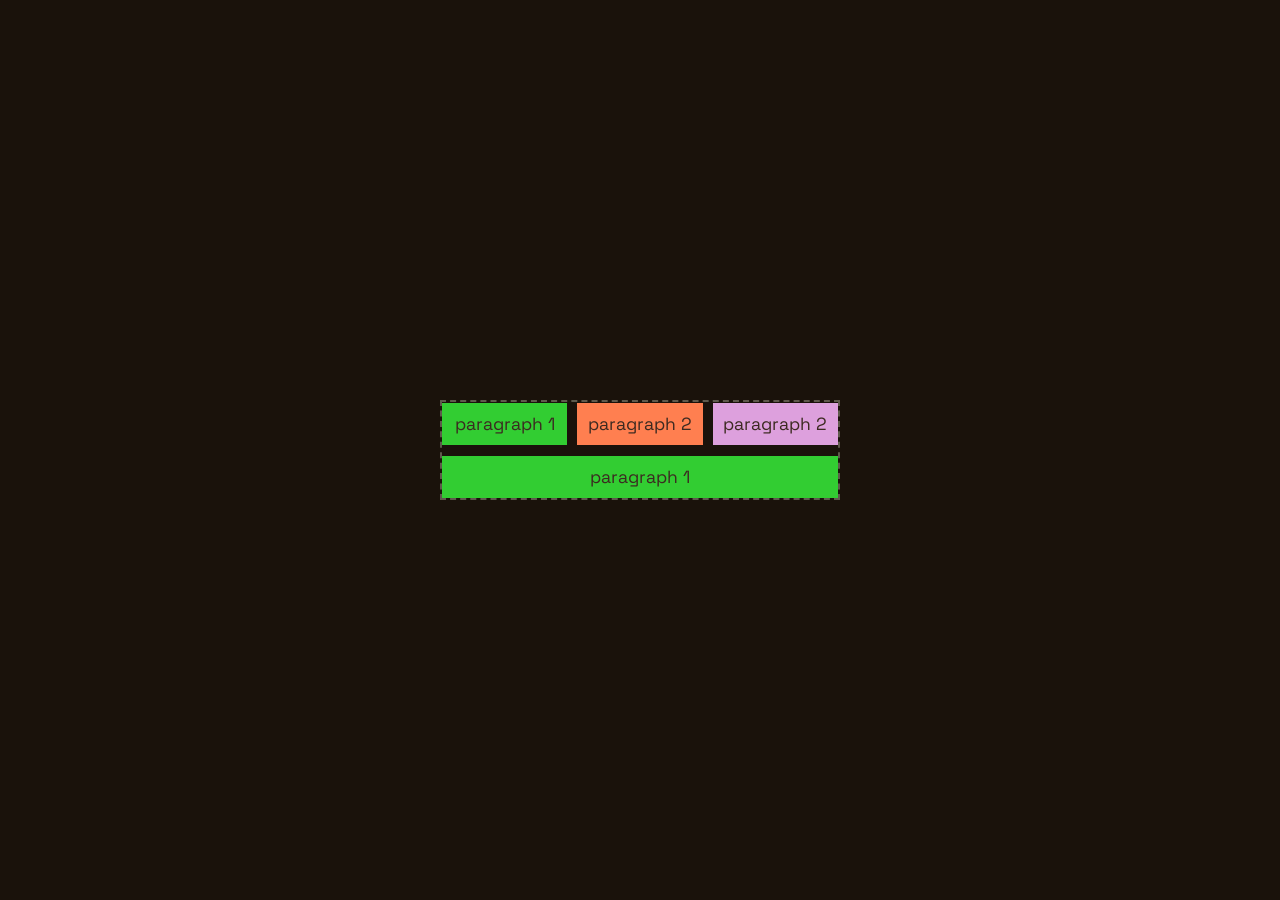
<file: week4/flex/index.html>
<!doctype html>
<html lang="en">
  <head>
    <meta charset="UTF-8" />
    <meta name="viewport" content="width=device-width, initial-scale=1.0" />
    <title>Flexbox example</title>
    <link rel="preconnect" href="https://fonts.googleapis.com" />
    <link rel="preconnect" href="https://fonts.gstatic.com" crossorigin />
    <link
      href="https://fonts.googleapis.com/css2?family=Luckiest+Guy&family=Space+Grotesk&display=swap"
      rel="stylesheet"
    />
    <link rel="stylesheet" href="reset.css" />
    <link rel="stylesheet" href="style.css" />
  </head>
  <body>
    <div class="outer">
      <div class="limebox">paragraph 1</div>
      <div class="coralbox">paragraph 2</div>
      <div class="plumbox">paragraph 2</div>
      <div class="limebox">paragraph 1</div>
    </div>
  </body>
</html>
</file>
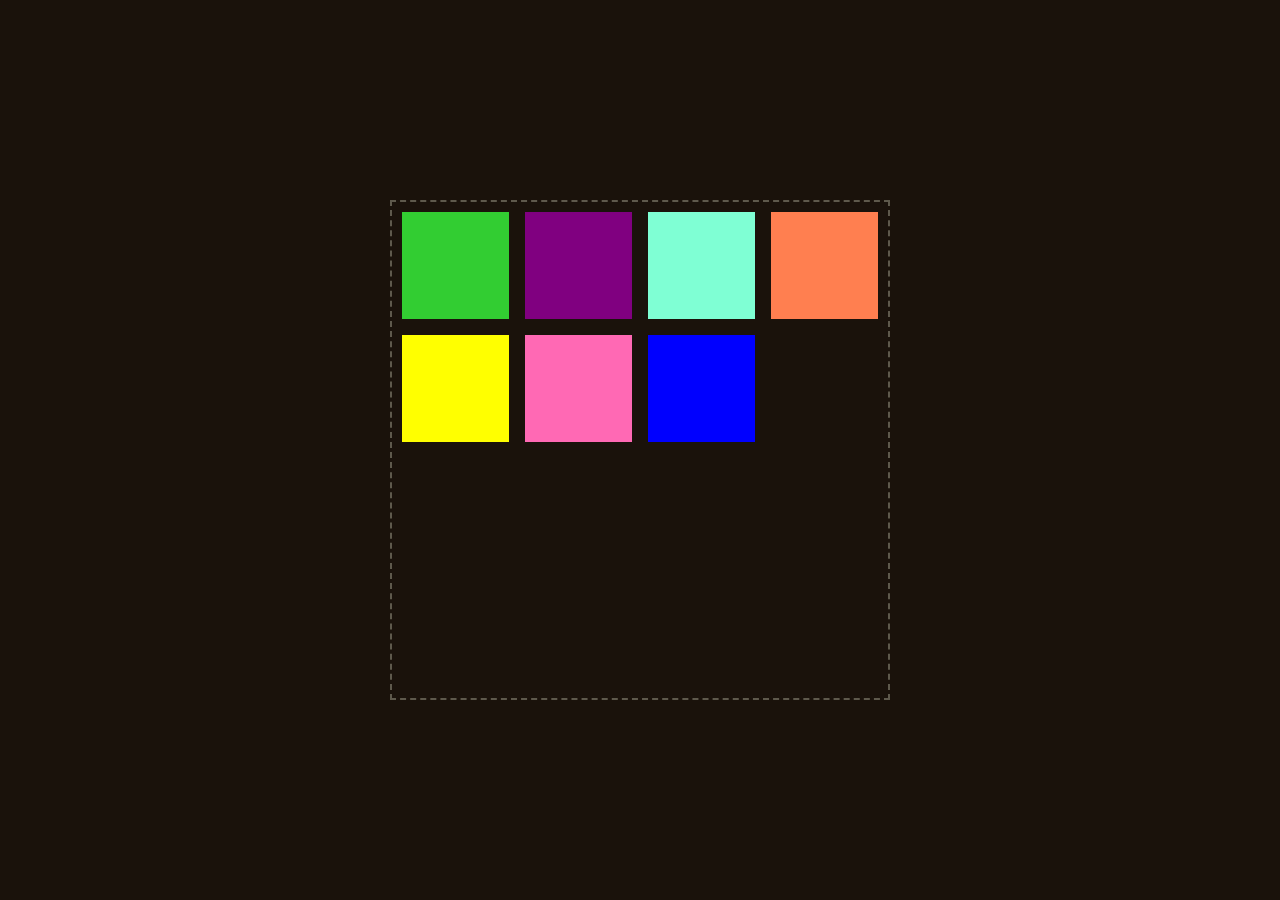
<file: week4/grid/index.html>
<!doctype html>
<html lang="en">
  <head>
    <meta charset="UTF-8" />
    <meta name="viewport" content="width=device-width, initial-scale=1.0" />
    <title>Grid example</title>
    <link rel="preconnect" href="https://fonts.googleapis.com" />
    <link rel="preconnect" href="https://fonts.gstatic.com" crossorigin />
    <link
      href="https://fonts.googleapis.com/css2?family=Luckiest+Guy&family=Space+Grotesk&display=swap"
      rel="stylesheet"
    />
    <link rel="stylesheet" href="reset.css" />
    <link rel="stylesheet" href="style.css" />
  </head>
  <body>
    <div id="grid-container">
      <div id="box1"></div>
      <div id="box2"></div>
      <div id="box3"></div>
      <div id="box4"></div>
      <div id="box5"></div>
      <div id="box6"></div>
      <div id="box7"></div>
    </div>
  </body>
</html>
</file>
<file: assignment1/style.css>
body {
  font-family: Arial, Helvetica, sans-serif;
background-color: white;
}
/*I don't like html's default serif dont plus as well I find it harder to read*/
.topbar {
  background-color: rgb(226, 226, 226);
  padding: 10px;
}
.title {
    font-size: 2rem;
    font-weight: bold;
}
.questions{
padding: 10px;
}
.altquestion{
    background-color: rgb(226, 226, 226);
}
div{
    padding: 10px;
}
/*I noticed that the text was too bunched up togeather, adding spaxes between the questions would help
*/
.question {
    font-weight: bold;
    padding: 5px;
}
/*oh yeah- that bolded question makes it so much better and actually the padding as well/*
</file>
<file: assignment3/style.css>
body {
  font-family: Arial, sans-serif;
  margin: 0;
  padding: 0;
  font-size: 20px;
}
header {
  background-color: #333;
  color: white;
  padding: 10px;
  text-align: center;
}
.container {
  display: flex;
  flex-direction: column;
  align-items: center;
  padding: 20px;
  border: 2px solid #8d8d8d;
  border-radius: 10px;
  margin: 20px;
}
.input-Top-Container {
  display: flex;
  flex-direction: row;
  align-items: center;
  gap: 20px;
  margin-top: 20px;
}
.bin {  
  border: 2px solid #8d8d8d;
  border-radius: 10px;
  border-style: dashed;
  padding: 8px;
  cursor: pointer;
}
.bin:hover {
scale: 1.1;
transition: 0.4s ease;
}
.topInput {
  display: flex;
  flex-direction: row;
  align-items: stretch;
  border: 3px dashed #8d8d8d;
  min-height: 100px;
  min-width: 500px;
  border-radius: 10px;
  padding: 10px;
}
.SoundList {
  display: flex;
  flex-direction: column;
  align-items: center;
  gap: 20px;
}
.sound {
  display: flex;
  flex-direction: row;
  justify-content: center;
  gap: 40px;
  width: 100%;
 
}
.vowelsContainer,
.consonantsContainer {
  border: 2px solid #8d8d8d;
  border-radius: 10px;
  padding: 10px;
  min-width: 200px;
  min-height: 300px;
  display: flex;
  flex-direction: column;
  align-items: center;
  gap: 10px;
}
h3 {
  padding: 3px;
}
.secondSoundList{
  display: flex;
  flex-direction: row;
  align-items: center;
  gap: 20px;
}
.sounds {
  border: 2px solid rgb(165, 165, 165);
  border-radius: 10px;
  padding: 10px;
  min-height: 80px;
  min-width: 80px;
  display: flex;
  flex-direction: row;
  justify-content: center;
  align-items: center;
  font-size: 30px;
  font-weight: bold;
  cursor: pointer;
}
.sounds:hover {
  border: 2px solid red;
  transition: 0.4s ease;
}
h6 {
 display:flex;
  flex-direction: column;
  align-items: center;
  font-size: 15px;
  margin: 0;
  color: #555;
  padding: 2px
}
</file>
<file: week3/style.css>
body {
  font-family: sans-serif;
  margin-left: 20px;
  line-height: 22px;
  background-color: rgb(104, 55, 26);
}
.archivo-black-regular {
  font-family: "Archivo Black", sans-serif;
  font-weight: 400;
  font-style: normal;
}

* {
  color: hotpink;
}
p {
  color: blue;
}
h2 {
  color: greenyellow;
  font-family: cursive;
}
h1 {
  color: rgb(80, 255, 115);
  font-family: "Archivo Black", sans-serif;
  font-weight: 400;
  font-style: normal;
}
section {
  text-align: center;
  border: 10px solid rgb(44, 44, 44);
  border-radius: 20px;
}
section > p {
  border: 5px solid;
}
ul {
  list-style: none;
  margin-left: 20px;
}
</file>
<file: week4/style.css>
body {
  margin: 0;
  font-size: 1rem;
}
h1 {
  font-weight: 400px;
  font-size: 21px;
  font-style: bold;
  margin-top: 40px;
  margin-bottom: 40px;
}
p {
  width: 300px;
  background-color: rgb(206, 206, 207);
  border: 9px;
  min-height: 150px;
  padding-left: 10px;
  padding: 20px;
  margin: 0 auto;
  margin-bottom: 10px;
}
.para1 {
  height: 60px;
  line-height: 40px;
}
span {
  color: blue;
}
</file>
<file: week6/style.css>
.round {
  border-radius: 50%;
}
img {
  display: block;
  margin: 20px;
}
button {
  font-size: 2rem;
  padding: 20px 20px;
}
body {
  background-color: white;
}
</file>
<file: week9/style.css>
body {
  background-color: #1a120b;
  display: flex;
  text-align: center;
  margin: auto;
  max-width: 1000px;
  justify-content: center;
  align-items: center;
  font-family: "Space Grotesk", sans-serif;
  font-optical-sizing: auto;
  font-weight: 400;
  font-style: normal;
  color: #e5e5cb;
  /* color: #3c2a21; */
  font-size: 1.1rem;
  gap: 1.5rem;
}

.outer {
  border: 2px dashed #e5e5cb7a;
  width: 400px;
  min-height: 200px;
  padding: 10px;
  display: flex;
  flex-direction: column;
  justify-content: center;
  align-items: center;
  gap: 2rem;
  opacity: 1;
  /* background-color: cornsilk; */
  transition:
    opacity 0.5s ease,
    transform 0.5s ease,
    background-color 0.5s ease;
}
button {
  padding: 20px 30px;
  scale: 1;
  font-size: 1.5rem;
  border-radius: 9px;
  border-style: none;
  background-color: whitesmoke;
  cursor: pointer; /*changes the cursor when hovered*/
  transition:
    background-color 0.2s ease,
    scale 0.8s ease; /*transition from this falue to the hover value for the button*/
}
button:hover {
  background-color: #9e9e9e;
  scale: 1.1;
}

#duck-icon {
  transition: fill 0.8s ease;
}

#duck-icon:active {
  fill: rgb(48, 48, 111);
}
#duck {
  transition:
    scale 0.5s ease,
    rotate 0.5s ease,
    translate 0.8s ease;
  cursor: pointer;
  overflow: hidden;
  animation: bounce 2s linear infinite;
}
#duck:hover {
  scale: 1.1;
  rotate: 20deg;
}
#box {
  width: 200px;
  height: 200px;
  background-color: #9e9e9e;
  display: flex;
  flex-direction: column;
  justify-content: center;
  align-items: center;
  color: #1a120b;
  border: 5px dotted white;
  animation-name: promo, sale;
  animation-duration: 2s;
  animation-iteration-count: infinite;
  animation-timing-function: ease-in-out;
}
@keyframes sale {
  /*create keyframes*/
  0% {
    background-color: rgb(183, 45, 45);
  }
  20% {
    background-color: rgb(197, 114, 12);
  }
  40% {
    background-color: rgb(233, 233, 27);
  }
  60% {
    background-color: rgb(9, 163, 55);
  }
  80% {
    background-color: rgb(60, 30, 210);
  }
  100% {
    background-color: rgb(106, 11, 144);
  }
}
@keyframes promo {
  /* FIX 2: Animate 'border-color' instead of 'border' */
  0% {
    border-color: rgb(205, 30, 167);
  }
  20% {
    border-color: rgb(102, 27, 223);
  }
  40% {
    border-color: rgb(0, 216, 68);
  }
  60% {
    border-color: rgb(255, 255, 23);
  }
  80% {
    border-color: rgb(244, 102, 20);
  }
  100% {
    /* Optional: Added 100% so it loops smoothly back to the start */
    border-color: rgb(205, 30, 167);
  }
}

#loader {
  width: 100px;
  height: 100px;
  border: solid red;
  border-bottom: solid blue;
  border-radius: 100%;
  animation-name: spinning;
  animation-duration: 1s;
  animation-iteration-count: infinite;
  animation-timing-function: linear;
}
@keyframes spinning {
  0% {
    rotate: 0deg;
  }
  100% {
    rotate: 360deg;
  }
}
@keyframes bounce {
  0%,
  20%,
  70%,
  100% {
    translate: 0px 0px;
  }
  40% {
    translate: 0px -30px;
  }
  60% {
    translate: 0px -20px;
  }
  80% {
    translate: 0px -10px;
  }
}
</file>
<file: week4/flex/style.css>
/* https://colorhunt.co/palette/1a120b3c2a21d5cea3e5e5cb */

body {
  background-color: #1a120b;
  display: flex;
  text-align: center;
  margin: auto;
  max-width: 1000px;
  justify-content: center;
  align-items: center;
  font-family: "Space Grotesk", sans-serif;
  font-optical-sizing: auto;
  font-weight: 400;
  font-style: normal;
  color: #e5e5cb;
  /* color: #3c2a21; */
  font-size: 1.1rem;
}

.outer {
  width: 400px;
  border: 2px dashed #e5e5cb56;
  min-height: 100px;
  display: flex;
  gap: 10px;
  justify-content: center;
  align-items: center;
  flex-wrap: wrap;
}

.limebox {
  background-color: limegreen;
  color: #3c2a21;
  padding: 10px;
}

.coralbox {
  background-color: coral;
  color: #3c2a21;
  padding: 10px;
}

.plumbox {
  background-color: plum;
  color: #3c2a21;
  padding: 10px;
}

.outer > * {
  flex: 1;
}
</file>
<file: week4/grid/style.css>
/* https://colorhunt.co/palette/1a120b3c2a21d5cea3e5e5cb */

body {
  background-color: #1a120b;
  display: flex;
  text-align: center;
  margin: auto;
  max-width: 1000px;
  justify-content: center;
  align-items: center;
  font-family: "Space Grotesk", sans-serif;
  font-optical-sizing: auto;
  font-weight: 400;
  font-style: normal;
  /* color: #e5e5cb; */
  color: #3c2a21;
  font-size: 1.1rem;
}

#grid-container {
  border: 2px dashed #e5e5cb56;
  width: 500px;
  min-height: 500px;
  padding: 10px;
  display: grid;
  gap: 1rem;
  grid-template-columns: 1fr 1fr 1fr 1fr;
  /* grid-template-rows: 1fr 1fr 1fr 1fr; */
  grid-template-rows: repeat(4, 1fr);
}

#box1 {
  background-color: limegreen;
}
#box2 {
  background-color: purple;
  /* grid-column: 2/4; */
}
#box3 {
  background-color: aquamarine;
}
#box4 {
  background-color: coral;
  /* grid-column: 1/3;
  grid-row: 2/5; */
}
#box5 {
  background-color: yellow;
}
#box6 {
  background-color: hotpink;
}

#box7 {
  background-color: blue;
}
</file>
